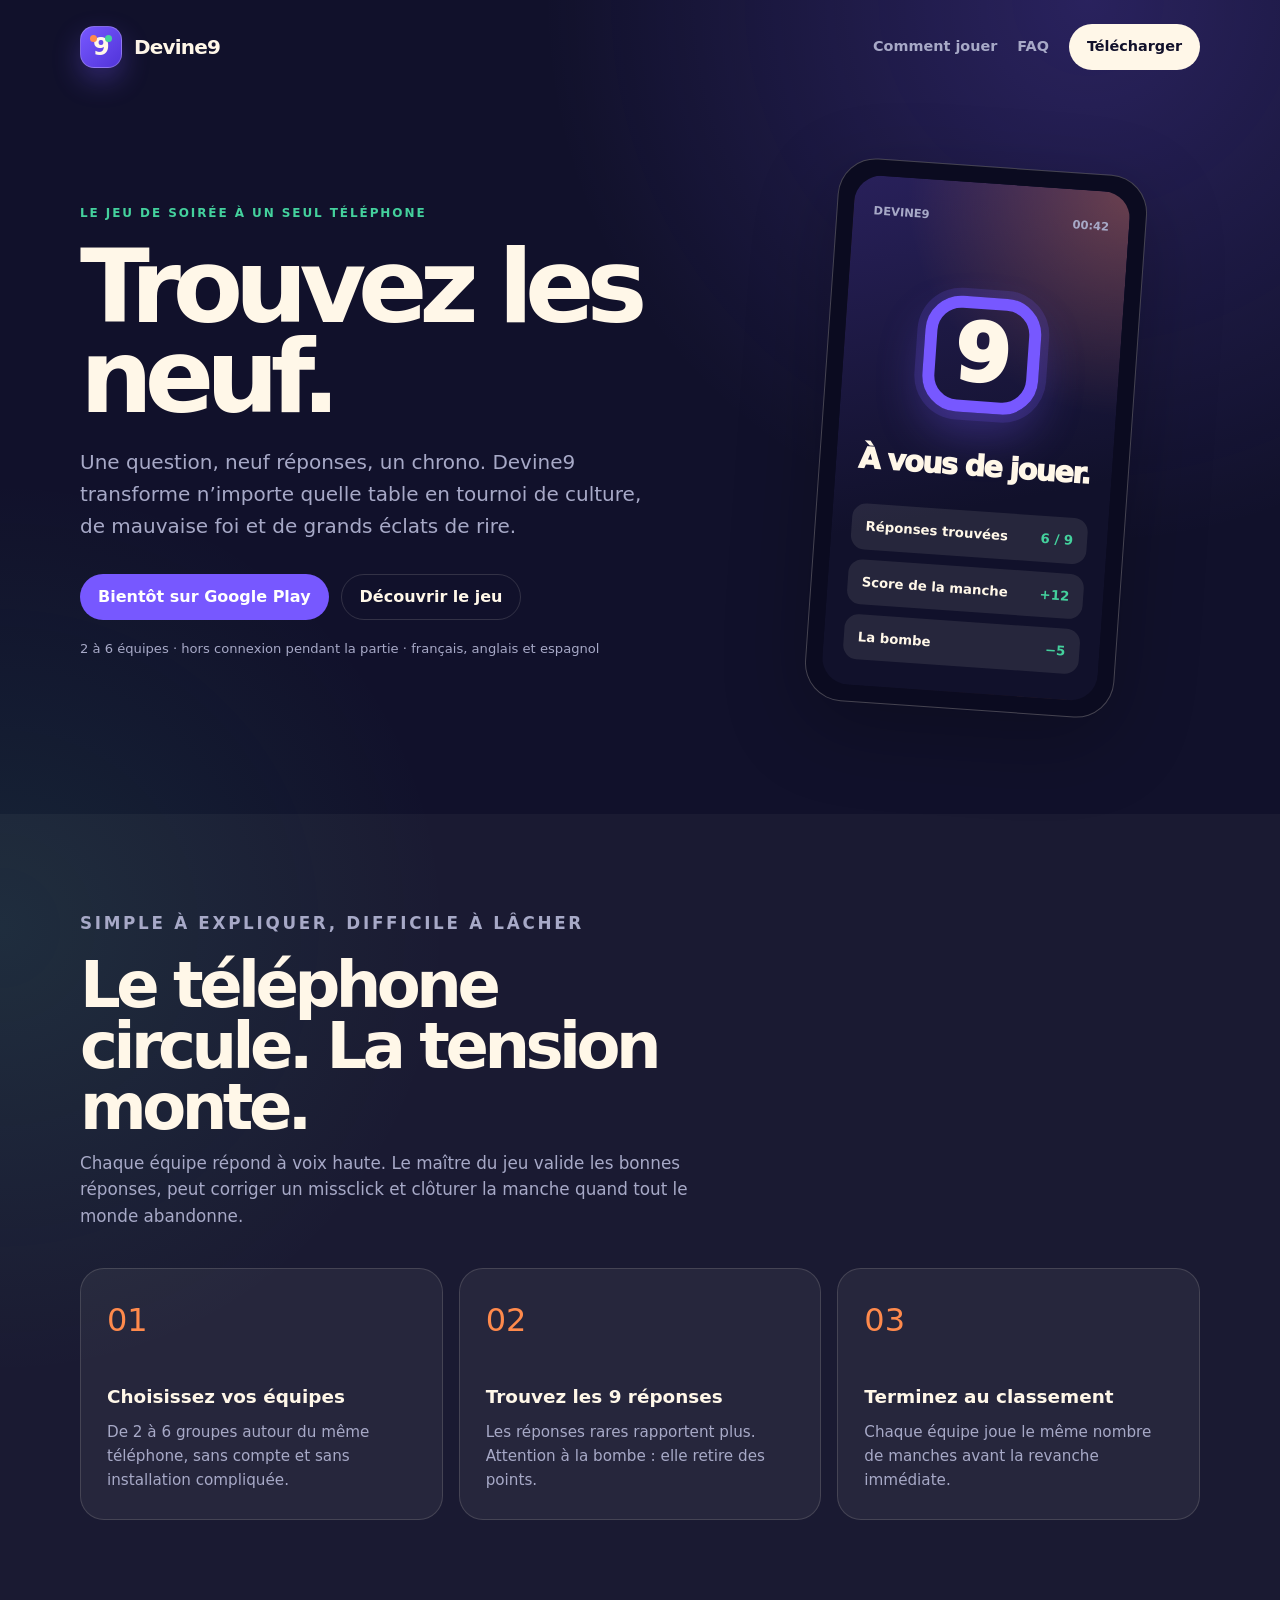
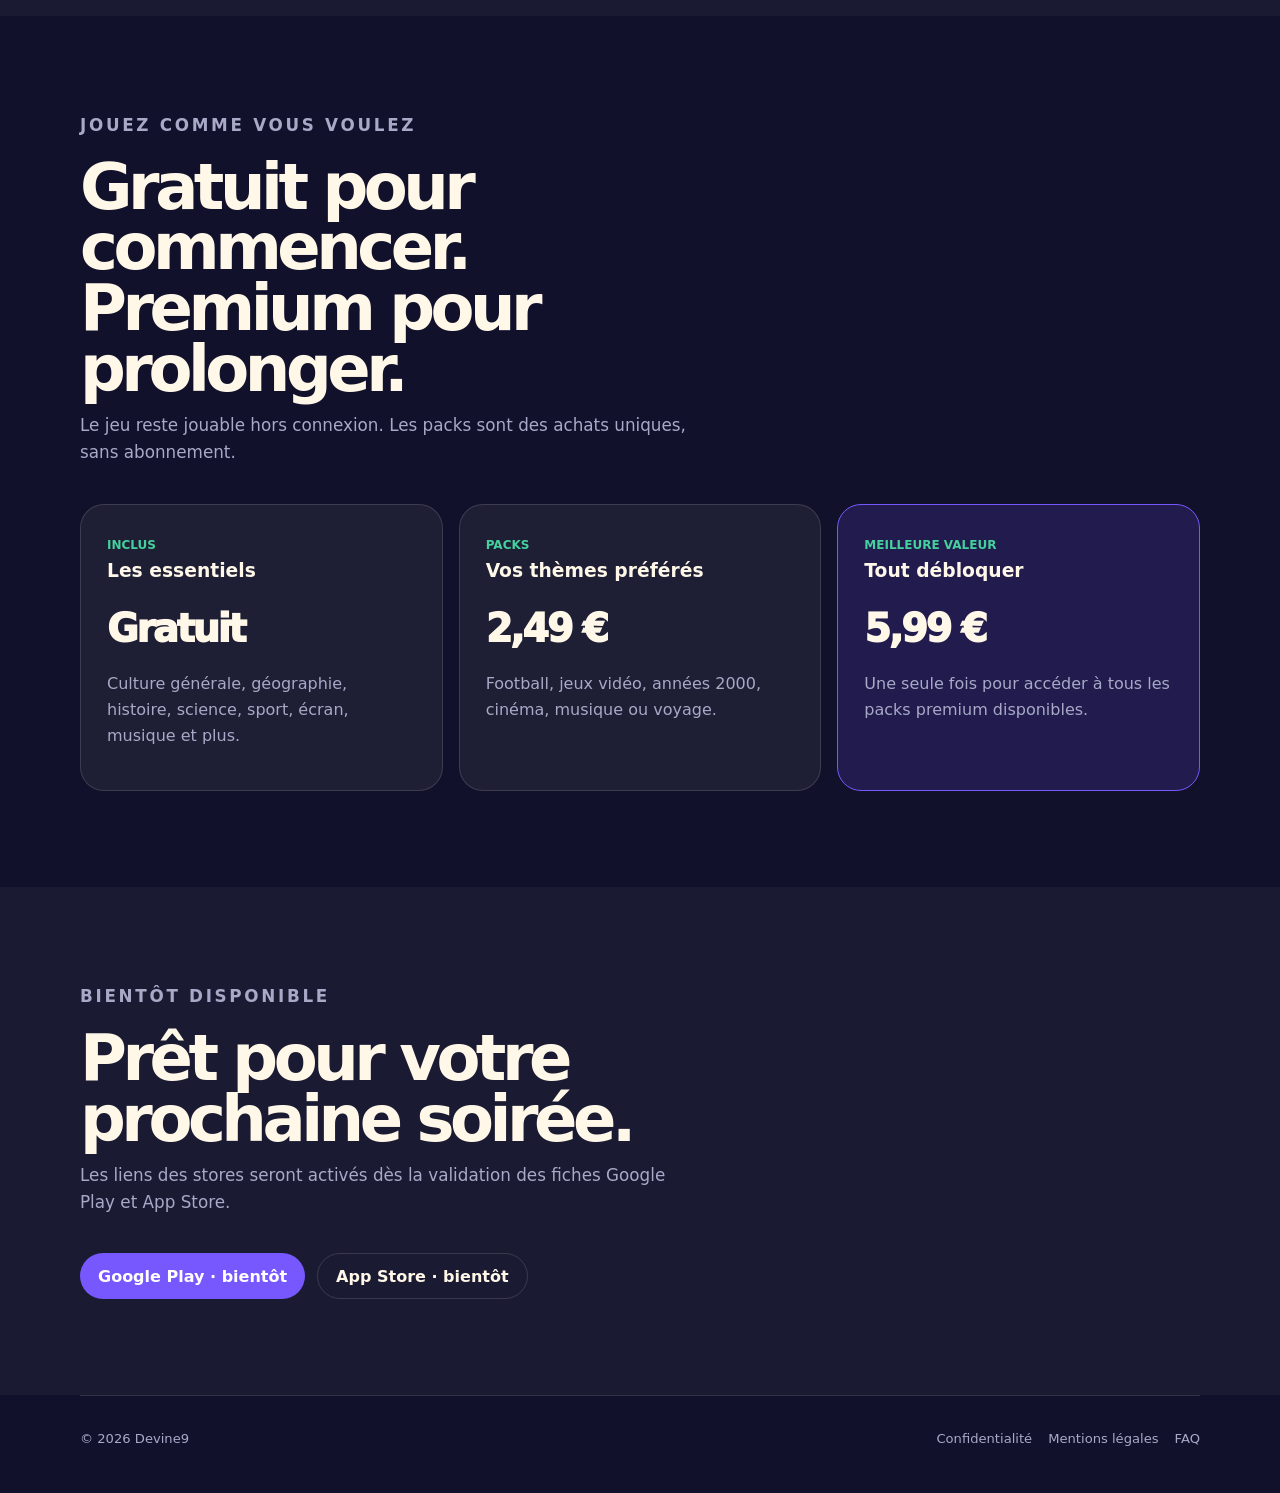
<file: docs/index.html>
<!doctype html>
<html lang="fr">
  <head>
    <meta charset="utf-8">
    <meta name="viewport" content="width=device-width, initial-scale=1">
    <meta name="description" content="Devine9, le jeu de soirée où chaque équipe doit trouver neuf réponses.">
    <meta name="theme-color" content="#11112b">
    <title>Devine9 — Le jeu de soirée à 9 réponses</title>
    <link rel="stylesheet" href="styles.css">
  </head>
  <body>
    <header class="shell site-header">
      <a class="brand" href="index.html" aria-label="Devine9, accueil"><span class="brand-mark" aria-hidden="true">9</span><span>Devine9</span></a>
      <nav class="nav" aria-label="Navigation principale"><a href="#comment-jouer">Comment jouer</a><a href="faq.html">FAQ</a><a class="nav-cta" href="#telecharger">Télécharger</a></nav>
    </header>
    <main>
      <section class="shell hero">
        <div>
          <p class="eyebrow">Le jeu de soirée à un seul téléphone</p>
          <h1>Trouvez les neuf.</h1>
          <p class="hero-copy">Une question, neuf réponses, un chrono. Devine9 transforme n’importe quelle table en tournoi de culture, de mauvaise foi et de grands éclats de rire.</p>
          <div class="hero-actions" id="telecharger"><a class="button button-primary" href="#stores">Bientôt sur Google Play</a><a class="button button-secondary" href="#comment-jouer">Découvrir le jeu</a></div>
          <p class="hero-note">2 à 6 équipes · hors connexion pendant la partie · français, anglais et espagnol</p>
        </div>
        <div class="phone-card" aria-label="Aperçu de l’application Devine9">
          <div class="phone-screen"><div class="phone-top"><span>DEVINE9</span><span>00:42</span></div><div class="phone-nine">9</div><div class="phone-title">À vous de jouer.</div><div class="phone-pills"><div class="phone-pill">Réponses trouvées <span>6 / 9</span></div><div class="phone-pill">Score de la manche <span>+12</span></div><div class="phone-pill">La bombe <span>−5</span></div></div></div>
        </div>
      </section>
      <section class="section section-tint" id="comment-jouer">
        <div class="shell">
          <div class="section-heading"><p class="eyebrow">Simple à expliquer, difficile à lâcher</p><h2>Le téléphone circule. La tension monte.</h2><p>Chaque équipe répond à voix haute. Le maître du jeu valide les bonnes réponses, peut corriger un missclick et clôturer la manche quand tout le monde abandonne.</p></div>
          <div class="feature-grid">
            <article class="feature"><div class="feature-icon" aria-hidden="true">01</div><h3>Choisissez vos équipes</h3><p>De 2 à 6 groupes autour du même téléphone, sans compte et sans installation compliquée.</p></article>
            <article class="feature"><div class="feature-icon" aria-hidden="true">02</div><h3>Trouvez les 9 réponses</h3><p>Les réponses rares rapportent plus. Attention à la bombe : elle retire des points.</p></article>
            <article class="feature"><div class="feature-icon" aria-hidden="true">03</div><h3>Terminez au classement</h3><p>Chaque équipe joue le même nombre de manches avant la revanche immédiate.</p></article>
          </div>
        </div>
      </section>
      <section class="section">
        <div class="shell">
          <div class="section-heading"><p class="eyebrow">Jouez comme vous voulez</p><h2>Gratuit pour commencer. Premium pour prolonger.</h2><p>Le jeu reste jouable hors connexion. Les packs sont des achats uniques, sans abonnement.</p></div>
          <div class="price-grid">
            <article class="price-card"><span class="price-tag">Inclus</span><h3>Les essentiels</h3><div class="price">Gratuit</div><p>Culture générale, géographie, histoire, science, sport, écran, musique et plus.</p></article>
            <article class="price-card"><span class="price-tag">Packs</span><h3>Vos thèmes préférés</h3><div class="price">2,49 €</div><p>Football, jeux vidéo, années 2000, cinéma, musique ou voyage.</p></article>
            <article class="price-card featured"><span class="price-tag">Meilleure valeur</span><h3>Tout débloquer</h3><div class="price">5,99 €</div><p>Une seule fois pour accéder à tous les packs premium disponibles.</p></article>
          </div>
        </div>
      </section>
      <section class="section section-tint" id="stores"><div class="shell"><div class="section-heading"><p class="eyebrow">Bientôt disponible</p><h2>Prêt pour votre prochaine soirée.</h2><p>Les liens des stores seront activés dès la validation des fiches Google Play et App Store.</p></div><div class="hero-actions"><a class="button button-primary" href="#" aria-disabled="true">Google Play · bientôt</a><a class="button button-secondary" href="#" aria-disabled="true">App Store · bientôt</a></div></div></section>
    </main>
    <footer class="shell site-footer"><span>© 2026 Devine9</span><div class="footer-links"><a href="privacy.html">Confidentialité</a><a href="legal.html">Mentions légales</a><a href="faq.html">FAQ</a></div></footer>
  </body>
</html>
</file>
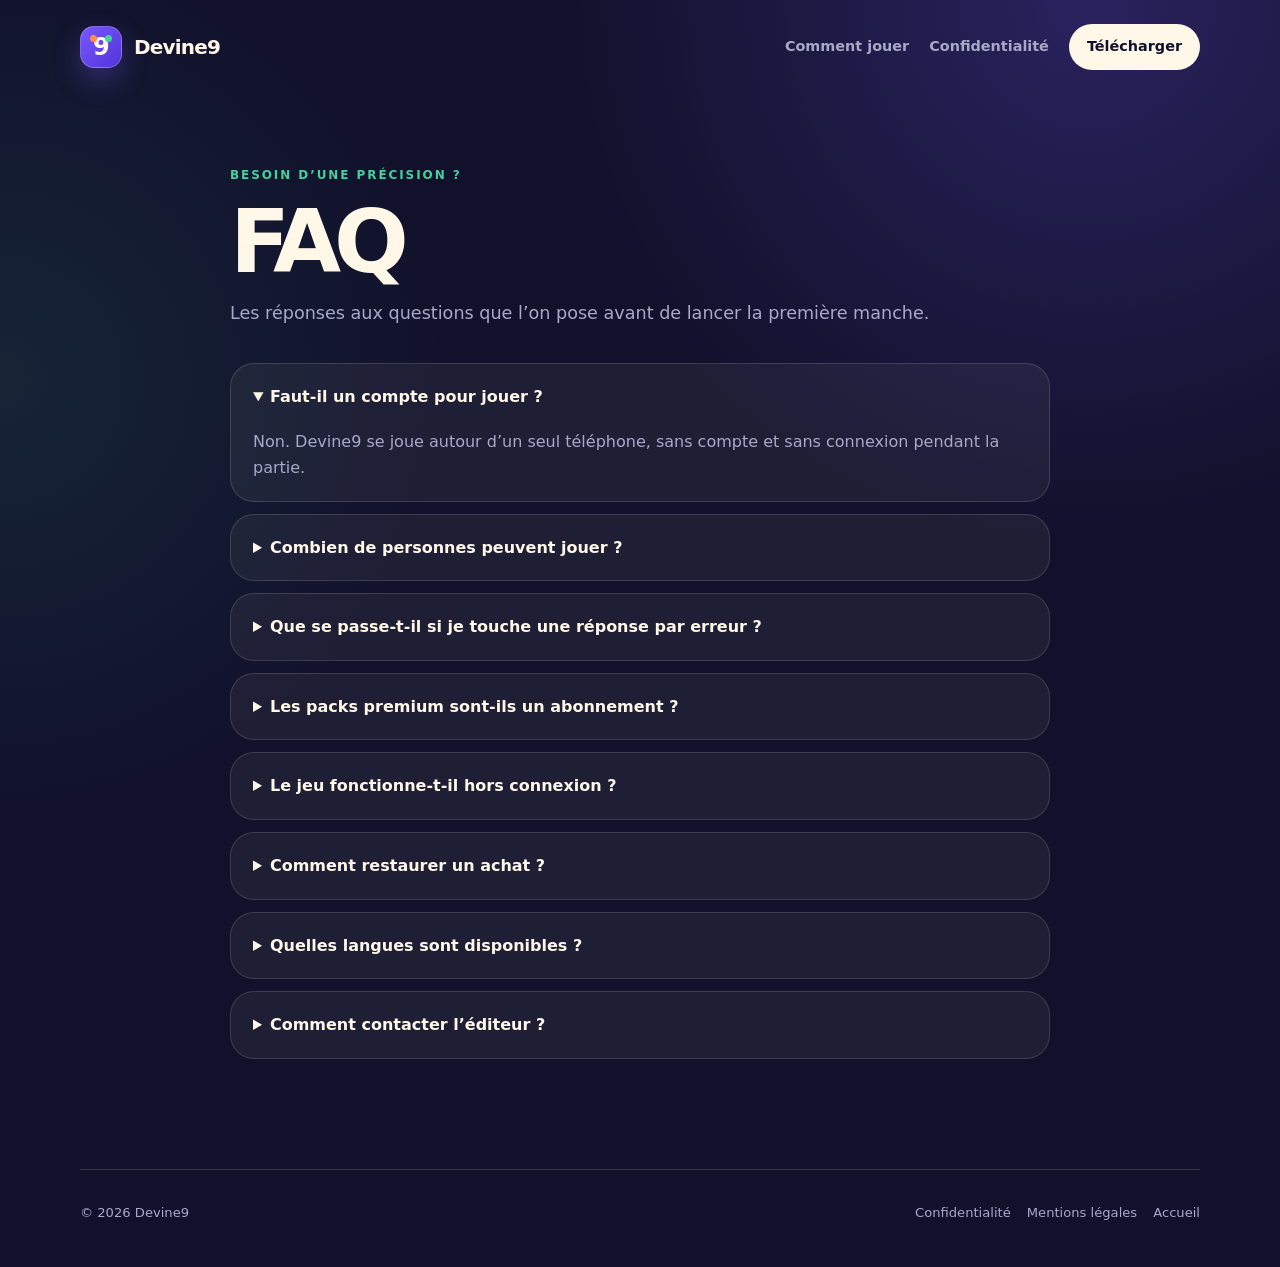
<file: docs/faq.html>
<!doctype html>
<html lang="fr">
  <head><meta charset="utf-8"><meta name="viewport" content="width=device-width, initial-scale=1"><meta name="description" content="Questions fréquentes sur Devine9."><meta name="theme-color" content="#11112b"><title>FAQ — Devine9</title><link rel="stylesheet" href="styles.css"></head>
  <body>
    <header class="shell site-header"><a class="brand" href="index.html"><span class="brand-mark" aria-hidden="true">9</span><span>Devine9</span></a><nav class="nav" aria-label="Navigation"><a href="index.html#comment-jouer">Comment jouer</a><a href="privacy.html">Confidentialité</a><a class="nav-cta" href="index.html#telecharger">Télécharger</a></nav></header>
    <main class="shell legal-page"><p class="eyebrow">Besoin d’une précision ?</p><h1>FAQ</h1><p class="intro">Les réponses aux questions que l’on pose avant de lancer la première manche.</p><div class="faq-list">
      <details class="faq-item" open><summary>Faut-il un compte pour jouer ?</summary><p>Non. Devine9 se joue autour d’un seul téléphone, sans compte et sans connexion pendant la partie.</p></details>
      <details class="faq-item"><summary>Combien de personnes peuvent jouer ?</summary><p>Le jeu accepte de 2 à 6 équipes. Chaque équipe peut être composée d’une ou plusieurs personnes.</p></details>
      <details class="faq-item"><summary>Que se passe-t-il si je touche une réponse par erreur ?</summary><p>Une réponse cochée peut être décochée avant la fin de la manche. Le bouton de clôture permet aussi de terminer le tour avant la fin du chrono.</p></details>
      <details class="faq-item"><summary>Les packs premium sont-ils un abonnement ?</summary><p>Non. Les packs sont des achats uniques non consommables. « Tout débloquer » ouvre les packs premium inclus dans l’offre.</p></details>
      <details class="faq-item"><summary>Le jeu fonctionne-t-il hors connexion ?</summary><p>Oui pour jouer. Une connexion est seulement nécessaire pour acheter ou restaurer un achat via Google Play ou l’App Store.</p></details>
      <details class="faq-item"><summary>Comment restaurer un achat ?</summary><p>Ouvrez la boutique dans l’application et utilisez « Restaurer les achats » avec le compte Apple ou Google qui a effectué l’achat.</p></details>
      <details class="faq-item"><summary>Quelles langues sont disponibles ?</summary><p>Devine9 propose le français, l’anglais et l’espagnol. La langue se change dans les réglages.</p></details>
      <details class="faq-item"><summary>Comment contacter l’éditeur ?</summary><p>L’adresse de support sera affichée ici et dans les fiches des stores avant la publication.</p></details>
    </div></main>
    <footer class="shell site-footer"><span>© 2026 Devine9</span><div class="footer-links"><a href="privacy.html">Confidentialité</a><a href="legal.html">Mentions légales</a><a href="index.html">Accueil</a></div></footer>
  </body>
</html>
</file>
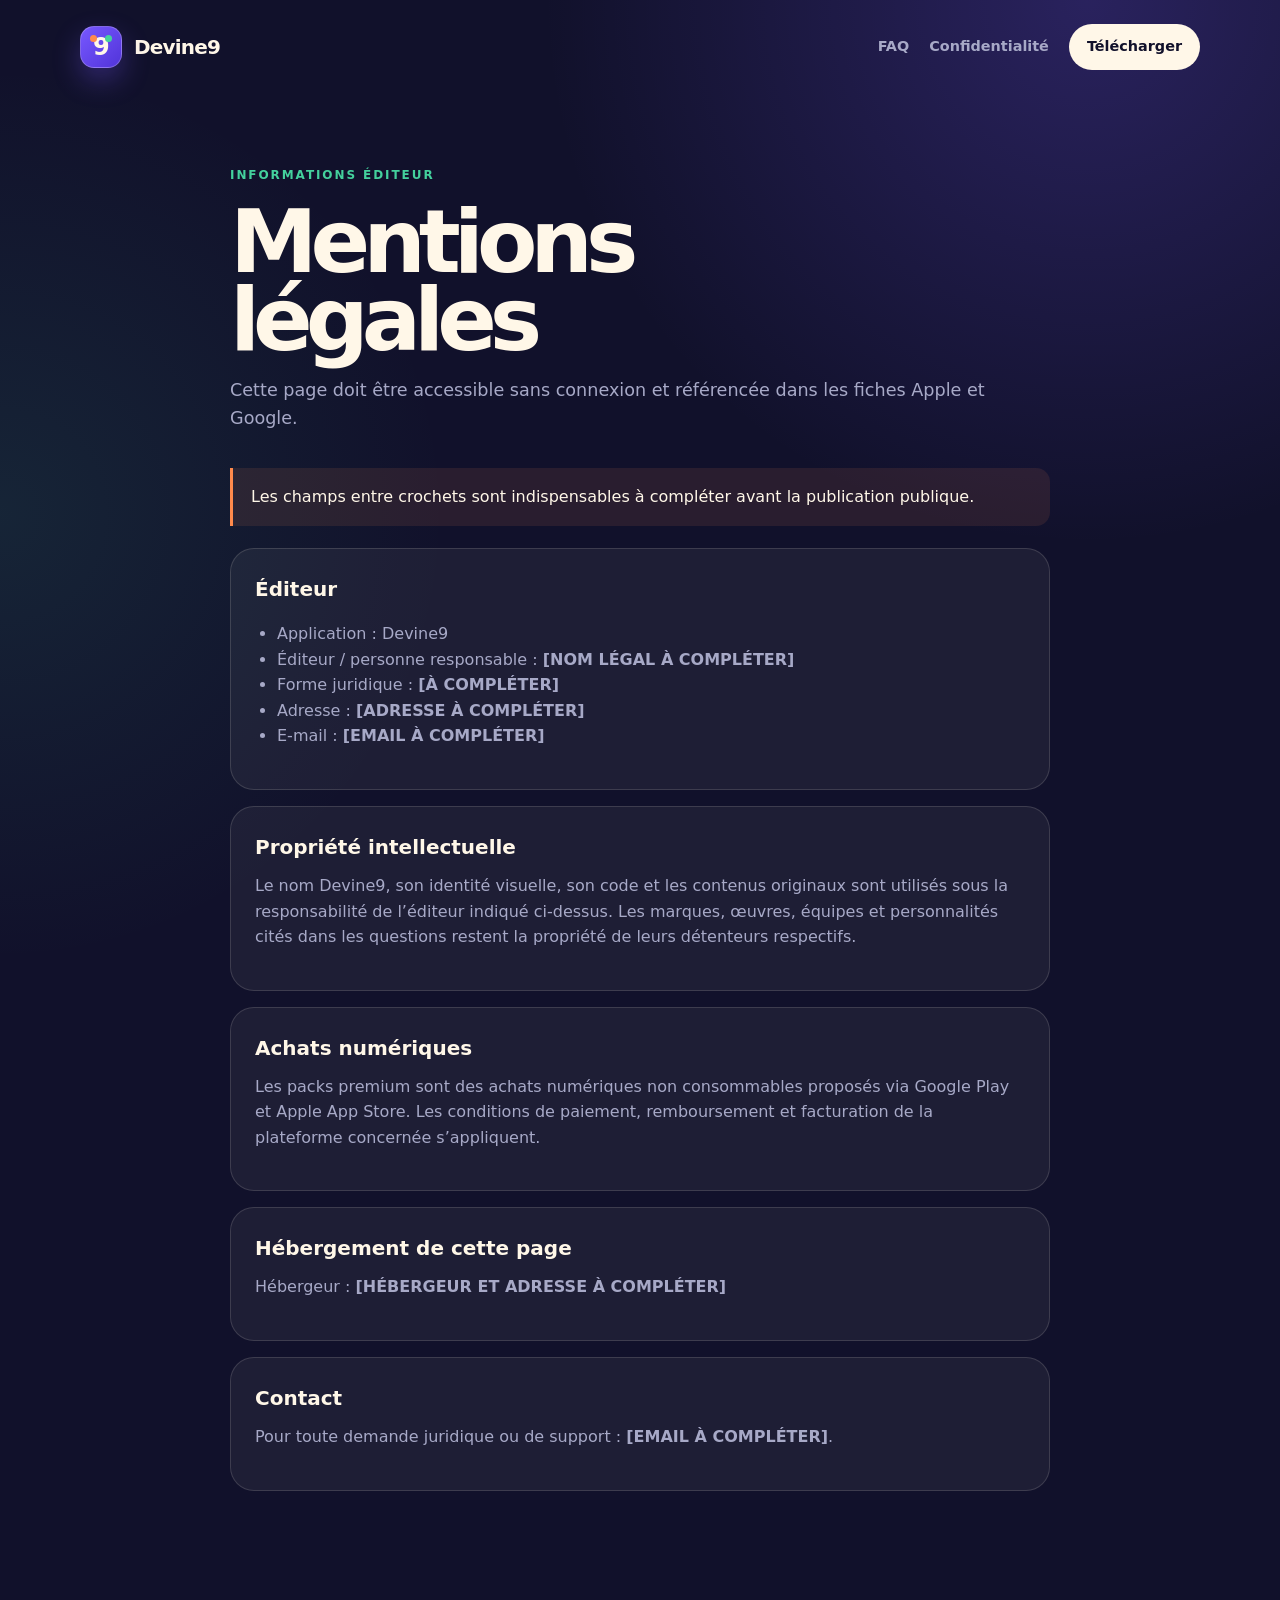
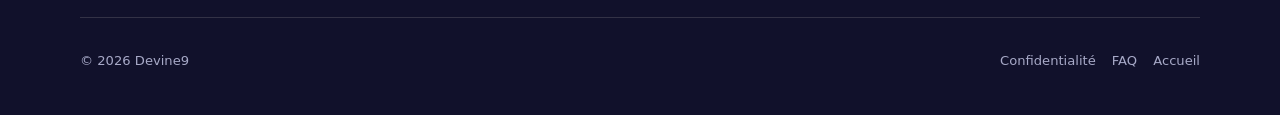
<file: docs/legal.html>
<!doctype html>
<html lang="fr">
  <head><meta charset="utf-8"><meta name="viewport" content="width=device-width, initial-scale=1"><meta name="description" content="Mentions légales de Devine9."><meta name="theme-color" content="#11112b"><title>Mentions légales — Devine9</title><link rel="stylesheet" href="styles.css"></head>
  <body>
    <header class="shell site-header"><a class="brand" href="index.html"><span class="brand-mark" aria-hidden="true">9</span><span>Devine9</span></a><nav class="nav" aria-label="Navigation"><a href="faq.html">FAQ</a><a href="privacy.html">Confidentialité</a><a class="nav-cta" href="index.html#telecharger">Télécharger</a></nav></header>
    <main class="shell legal-page"><p class="eyebrow">Informations éditeur</p><h1>Mentions légales</h1><p class="intro">Cette page doit être accessible sans connexion et référencée dans les fiches Apple et Google.</p><div class="notice">Les champs entre crochets sont indispensables à compléter avant la publication publique.</div>
      <section class="legal-card"><h2>Éditeur</h2><ul><li>Application : Devine9</li><li>Éditeur / personne responsable : <strong>[NOM LÉGAL À COMPLÉTER]</strong></li><li>Forme juridique : <strong>[À COMPLÉTER]</strong></li><li>Adresse : <strong>[ADRESSE À COMPLÉTER]</strong></li><li>E-mail : <strong>[EMAIL À COMPLÉTER]</strong></li></ul></section>
      <section class="legal-card"><h2>Propriété intellectuelle</h2><p>Le nom Devine9, son identité visuelle, son code et les contenus originaux sont utilisés sous la responsabilité de l’éditeur indiqué ci-dessus. Les marques, œuvres, équipes et personnalités cités dans les questions restent la propriété de leurs détenteurs respectifs.</p></section>
      <section class="legal-card"><h2>Achats numériques</h2><p>Les packs premium sont des achats numériques non consommables proposés via Google Play et Apple App Store. Les conditions de paiement, remboursement et facturation de la plateforme concernée s’appliquent.</p></section>
      <section class="legal-card"><h2>Hébergement de cette page</h2><p>Hébergeur : <strong>[HÉBERGEUR ET ADRESSE À COMPLÉTER]</strong></p></section>
      <section class="legal-card"><h2>Contact</h2><p>Pour toute demande juridique ou de support : <strong>[EMAIL À COMPLÉTER]</strong>.</p></section>
    </main>
    <footer class="shell site-footer"><span>© 2026 Devine9</span><div class="footer-links"><a href="privacy.html">Confidentialité</a><a href="faq.html">FAQ</a><a href="index.html">Accueil</a></div></footer>
  </body>
</html>
</file>
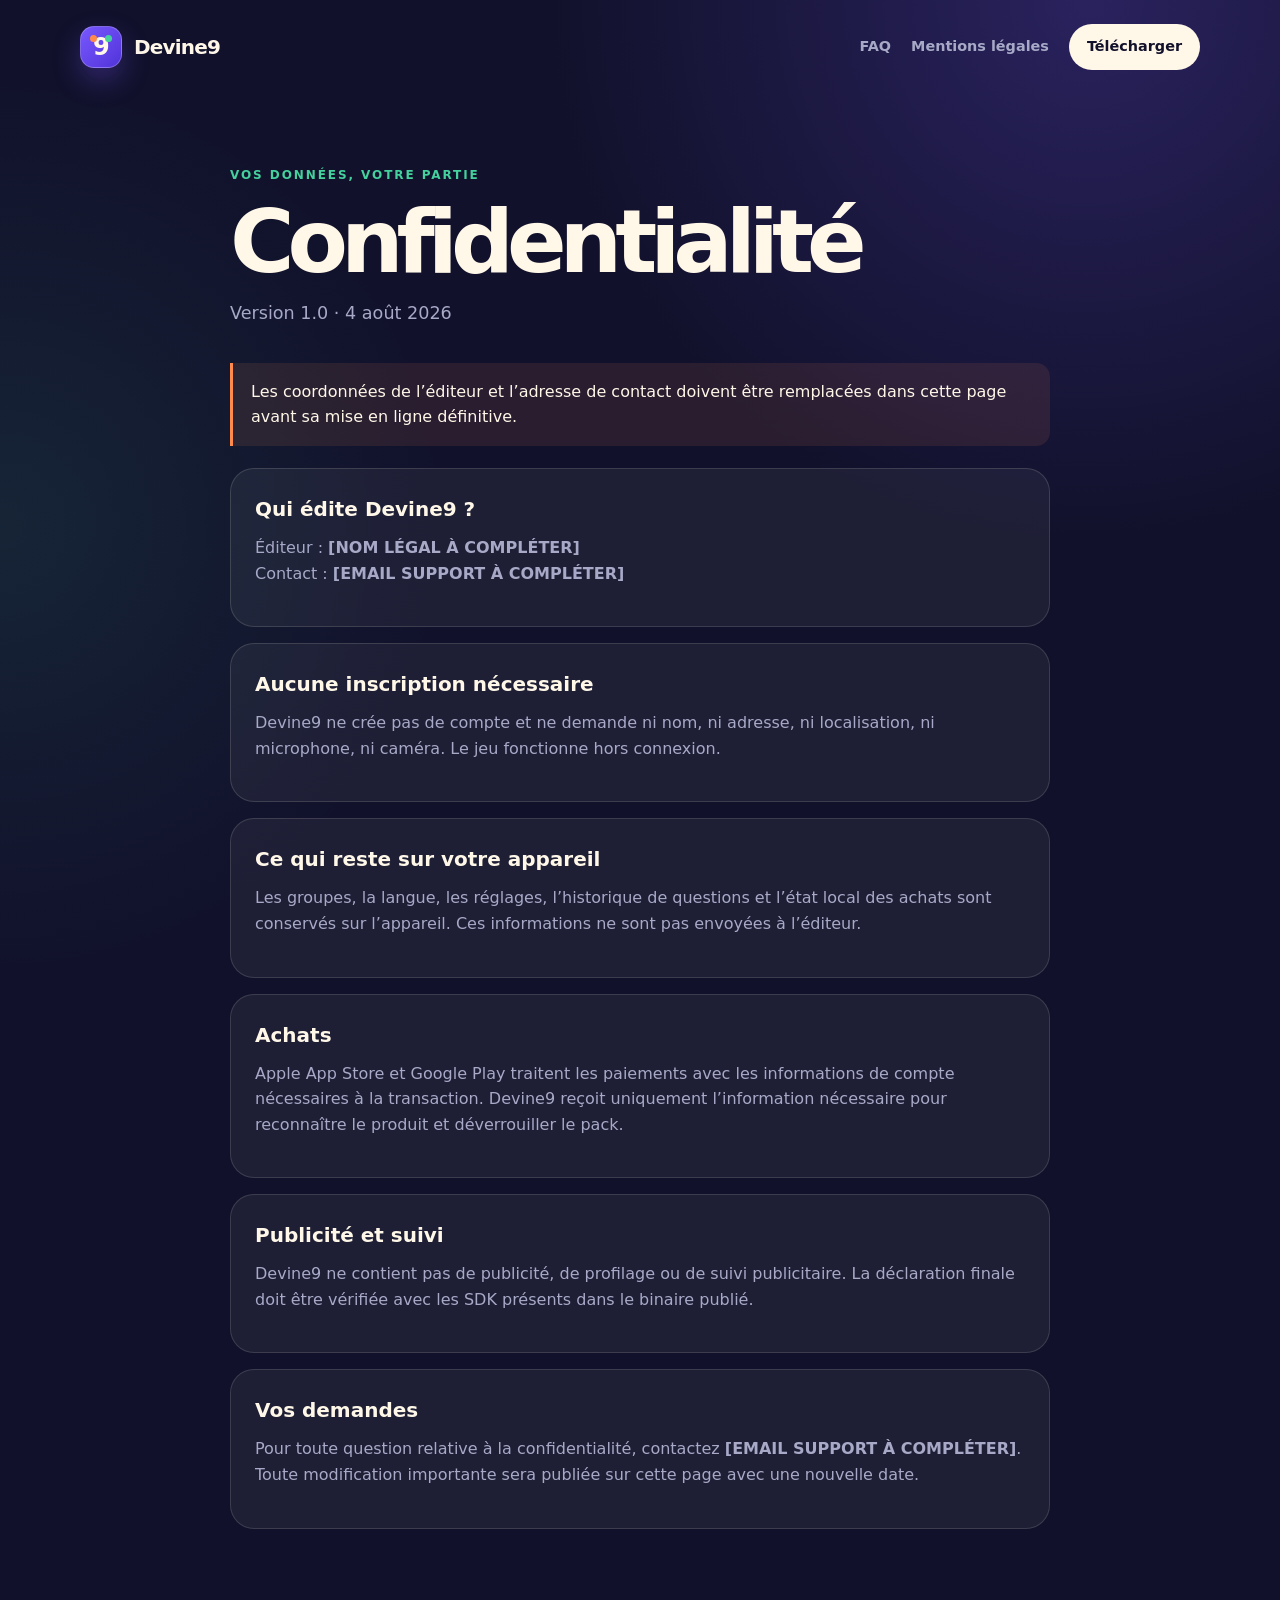
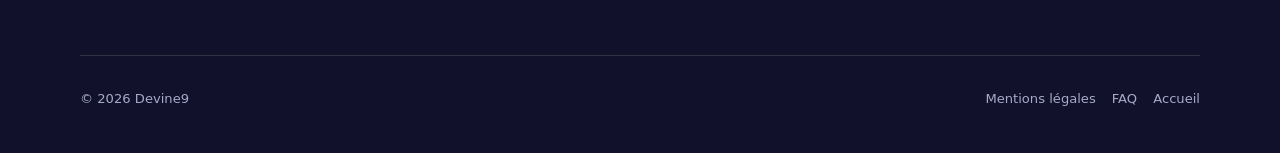
<file: docs/privacy.html>
<!doctype html>
<html lang="fr">
  <head><meta charset="utf-8"><meta name="viewport" content="width=device-width, initial-scale=1"><meta name="description" content="Politique de confidentialité de Devine9."><meta name="theme-color" content="#11112b"><title>Confidentialité — Devine9</title><link rel="stylesheet" href="styles.css"></head>
  <body>
    <header class="shell site-header"><a class="brand" href="index.html"><span class="brand-mark" aria-hidden="true">9</span><span>Devine9</span></a><nav class="nav" aria-label="Navigation"><a href="faq.html">FAQ</a><a href="legal.html">Mentions légales</a><a class="nav-cta" href="index.html#telecharger">Télécharger</a></nav></header>
    <main class="shell legal-page"><p class="eyebrow">Vos données, votre partie</p><h1>Confidentialité</h1><p class="intro">Version 1.0 · 4 août 2026</p><div class="notice">Les coordonnées de l’éditeur et l’adresse de contact doivent être remplacées dans cette page avant sa mise en ligne définitive.</div>
      <section class="legal-card"><h2>Qui édite Devine9 ?</h2><p>Éditeur : <strong>[NOM LÉGAL À COMPLÉTER]</strong><br>Contact : <strong>[EMAIL SUPPORT À COMPLÉTER]</strong></p></section>
      <section class="legal-card"><h2>Aucune inscription nécessaire</h2><p>Devine9 ne crée pas de compte et ne demande ni nom, ni adresse, ni localisation, ni microphone, ni caméra. Le jeu fonctionne hors connexion.</p></section>
      <section class="legal-card"><h2>Ce qui reste sur votre appareil</h2><p>Les groupes, la langue, les réglages, l’historique de questions et l’état local des achats sont conservés sur l’appareil. Ces informations ne sont pas envoyées à l’éditeur.</p></section>
      <section class="legal-card"><h2>Achats</h2><p>Apple App Store et Google Play traitent les paiements avec les informations de compte nécessaires à la transaction. Devine9 reçoit uniquement l’information nécessaire pour reconnaître le produit et déverrouiller le pack.</p></section>
      <section class="legal-card"><h2>Publicité et suivi</h2><p>Devine9 ne contient pas de publicité, de profilage ou de suivi publicitaire. La déclaration finale doit être vérifiée avec les SDK présents dans le binaire publié.</p></section>
      <section class="legal-card"><h2>Vos demandes</h2><p>Pour toute question relative à la confidentialité, contactez <strong>[EMAIL SUPPORT À COMPLÉTER]</strong>. Toute modification importante sera publiée sur cette page avec une nouvelle date.</p></section>
    </main>
    <footer class="shell site-footer"><span>© 2026 Devine9</span><div class="footer-links"><a href="legal.html">Mentions légales</a><a href="faq.html">FAQ</a><a href="index.html">Accueil</a></div></footer>
  </body>
</html>
</file>
<file: docs/styles.css>
:root {
  --ink: #11112b;
  --ink-soft: #1a1a3d;
  --purple: #7758ff;
  --purple-light: #a998ff;
  --cream: #fff7e8;
  --muted: #a7a9c7;
  --green: #44d19d;
  --orange: #ff8a4c;
  --line: rgba(255, 247, 232, 0.14);
  --shadow: 0 24px 80px rgba(0, 0, 0, 0.25);
  font-family: Inter, ui-sans-serif, system-ui, -apple-system, BlinkMacSystemFont, "Segoe UI", sans-serif;
  color: var(--cream);
  background: var(--ink);
}

* { box-sizing: border-box; }
html { scroll-behavior: smooth; }
body {
  margin: 0;
  min-width: 320px;
  background:
    radial-gradient(circle at 85% 0%, rgba(119, 88, 255, 0.24), transparent 34rem),
    radial-gradient(circle at 0% 30%, rgba(68, 209, 157, 0.10), transparent 28rem),
    var(--ink);
  line-height: 1.6;
}
a { color: inherit; }
.shell { width: min(1120px, calc(100% - 40px)); margin: 0 auto; }
.site-header {
  display: flex;
  align-items: center;
  justify-content: space-between;
  gap: 24px;
  padding: 24px 0;
}
.brand {
  display: inline-flex;
  align-items: center;
  gap: 12px;
  text-decoration: none;
  font-weight: 900;
  letter-spacing: -0.04em;
  font-size: 1.25rem;
}
.brand-mark {
  position: relative;
  display: grid;
  place-items: center;
  width: 42px;
  height: 42px;
  overflow: hidden;
  border: 1px solid rgba(255, 247, 232, 0.24);
  border-radius: 14px;
  background: linear-gradient(135deg, var(--purple), #5134d9);
  box-shadow: 0 12px 28px rgba(119, 88, 255, 0.32);
  color: var(--cream);
  font-size: 1.5rem;
}
.brand-mark::before, .brand-mark::after {
  position: absolute;
  width: 7px;
  height: 7px;
  border-radius: 50%;
  background: var(--orange);
  content: "";
}
.brand-mark::before { top: 8px; left: 9px; }
.brand-mark::after { top: 8px; right: 9px; background: var(--green); }
.nav {
  display: flex;
  align-items: center;
  gap: 20px;
  color: var(--muted);
  font-size: 0.9rem;
  font-weight: 700;
}
.nav a { text-decoration: none; }
.nav a:hover, .nav a:focus-visible { color: var(--cream); }
.nav-cta, .button {
  display: inline-flex;
  align-items: center;
  justify-content: center;
  min-height: 46px;
  padding: 0 18px;
  border: 0;
  border-radius: 999px;
  background: var(--cream);
  color: var(--ink);
  font-weight: 900;
  text-decoration: none;
  transition: transform 160ms ease, box-shadow 160ms ease, background 160ms ease;
}
.nav-cta:hover, .button:hover, .nav-cta:focus-visible, .button:focus-visible {
  transform: translateY(-2px);
  box-shadow: 0 12px 30px rgba(255, 247, 232, 0.18);
}
.button-primary { background: var(--purple); color: white; }
.button-secondary { border: 1px solid var(--line); background: transparent; color: var(--cream); }
.hero {
  display: grid;
  grid-template-columns: minmax(0, 1.15fr) minmax(280px, 0.85fr);
  align-items: center;
  gap: 64px;
  min-height: 650px;
  padding: 72px 0 104px;
}
.eyebrow {
  margin: 0 0 18px;
  color: var(--green);
  font-size: 0.75rem;
  font-weight: 900;
  letter-spacing: 0.16em;
  text-transform: uppercase;
}
h1, h2, h3, p { margin-top: 0; }
h1 {
  max-width: 720px;
  margin-bottom: 24px;
  font-size: clamp(3.5rem, 8vw, 7rem);
  line-height: 0.88;
  letter-spacing: -0.08em;
}
.hero-copy {
  max-width: 590px;
  color: var(--muted);
  font-size: clamp(1.05rem, 2vw, 1.25rem);
}
.hero-actions { display: flex; flex-wrap: wrap; gap: 12px; margin-top: 32px; }
.hero-note { margin-top: 18px; color: var(--muted); font-size: 0.82rem; }
.phone-card {
  position: relative;
  width: min(310px, 100%);
  margin: 0 auto;
  padding: 16px;
  border: 1px solid rgba(255, 247, 232, 0.24);
  border-radius: 38px;
  background: #0b0b20;
  box-shadow: var(--shadow);
  transform: rotate(4deg);
}
.phone-screen {
  min-height: 500px;
  padding: 26px 20px;
  border-radius: 27px;
  background:
    radial-gradient(circle at 100% 0%, rgba(255, 138, 76, 0.32), transparent 14rem),
    linear-gradient(165deg, #28205a, #11112b 62%);
}
.phone-top { display: flex; justify-content: space-between; color: var(--muted); font-size: 0.72rem; font-weight: 800; }
.phone-nine {
  display: grid;
  place-items: center;
  width: 116px;
  height: 116px;
  margin: 70px auto 30px;
  border: 12px solid var(--purple);
  border-radius: 36px;
  color: var(--cream);
  font-size: 5rem;
  font-weight: 950;
  line-height: 1;
  box-shadow: 0 0 0 8px rgba(119, 88, 255, 0.17), 0 22px 45px rgba(119, 88, 255, 0.3);
}
.phone-title { margin-bottom: 22px; text-align: center; color: var(--cream); font-size: 1.8rem; font-weight: 950; letter-spacing: -0.06em; }
.phone-pills { display: grid; gap: 10px; }
.phone-pill { display: flex; align-items: center; justify-content: space-between; padding: 12px 14px; border-radius: 14px; background: rgba(255, 247, 232, 0.09); color: var(--cream); font-size: 0.83rem; font-weight: 800; }
.phone-pill span { color: var(--green); }
.section { padding: 96px 0; }
.section-tint { background: rgba(255, 247, 232, 0.04); }
.section-heading { max-width: 620px; margin-bottom: 38px; }
.section-heading h2 { margin-bottom: 12px; font-size: clamp(2.2rem, 5vw, 4rem); line-height: 0.95; letter-spacing: -0.07em; }
.section-heading p { color: var(--muted); font-size: 1.05rem; }
.feature-grid, .price-grid { display: grid; grid-template-columns: repeat(3, minmax(0, 1fr)); gap: 16px; }
.feature, .price-card, .faq-item, .legal-card { border: 1px solid var(--line); border-radius: 24px; background: rgba(255, 247, 232, 0.055); }
.feature { min-height: 220px; padding: 26px; }
.feature-icon { color: var(--orange); font-size: 2rem; }
.feature h3 { margin: 36px 0 8px; font-size: 1.15rem; }
.feature p { margin-bottom: 0; color: var(--muted); font-size: 0.95rem; }
.price-card { padding: 26px; }
.price-card.featured { border-color: var(--purple); background: rgba(119, 88, 255, 0.16); }
.price-card h3 { margin-bottom: 6px; }
.price { margin: 12px 0; color: var(--cream); font-size: 2.4rem; font-weight: 950; letter-spacing: -0.06em; }
.price-card p { min-height: 54px; color: var(--muted); }
.price-tag { color: var(--green); font-size: 0.75rem; font-weight: 900; text-transform: uppercase; }
.faq-list { display: grid; gap: 12px; max-width: 820px; }
.faq-item { padding: 0 22px; }
.faq-item summary { cursor: pointer; padding: 20px 0; font-weight: 900; }
.faq-item p { margin: 0 0 20px; color: var(--muted); }
.legal-page { max-width: 820px; padding: 72px 0 110px; }
.legal-page h1 { margin-bottom: 18px; font-size: clamp(3rem, 7vw, 5.5rem); }
.legal-page .intro { margin-bottom: 36px; color: var(--muted); font-size: 1.1rem; }
.legal-card { margin: 16px 0; padding: 24px; }
.legal-card h2 { margin-bottom: 10px; font-size: 1.25rem; }
.legal-card p, .legal-card li { color: var(--muted); }
.legal-card ul { padding-left: 22px; }
.notice { margin: 22px 0; padding: 16px 18px; border-left: 3px solid var(--orange); border-radius: 0 14px 14px 0; background: rgba(255, 138, 76, 0.10); color: var(--cream); }
.site-footer { display: flex; justify-content: space-between; gap: 24px; padding: 32px 0 44px; border-top: 1px solid var(--line); color: var(--muted); font-size: 0.82rem; }
.footer-links { display: flex; flex-wrap: wrap; gap: 16px; }
.footer-links a { text-decoration: none; }
.footer-links a:hover { color: var(--cream); }
@media (max-width: 780px) {
  .site-header { align-items: flex-start; }
  .nav { gap: 10px; }
  .nav a:not(.nav-cta) { display: none; }
  .hero { grid-template-columns: 1fr; gap: 44px; min-height: auto; padding-top: 44px; }
  .phone-card { transform: rotate(2deg); }
  .feature-grid, .price-grid { grid-template-columns: 1fr; }
  .section { padding: 70px 0; }
  .site-footer { flex-direction: column; }
}
@media (prefers-reduced-motion: reduce) {
  *, *::before, *::after { scroll-behavior: auto !important; transition: none !important; }
}
</file>
